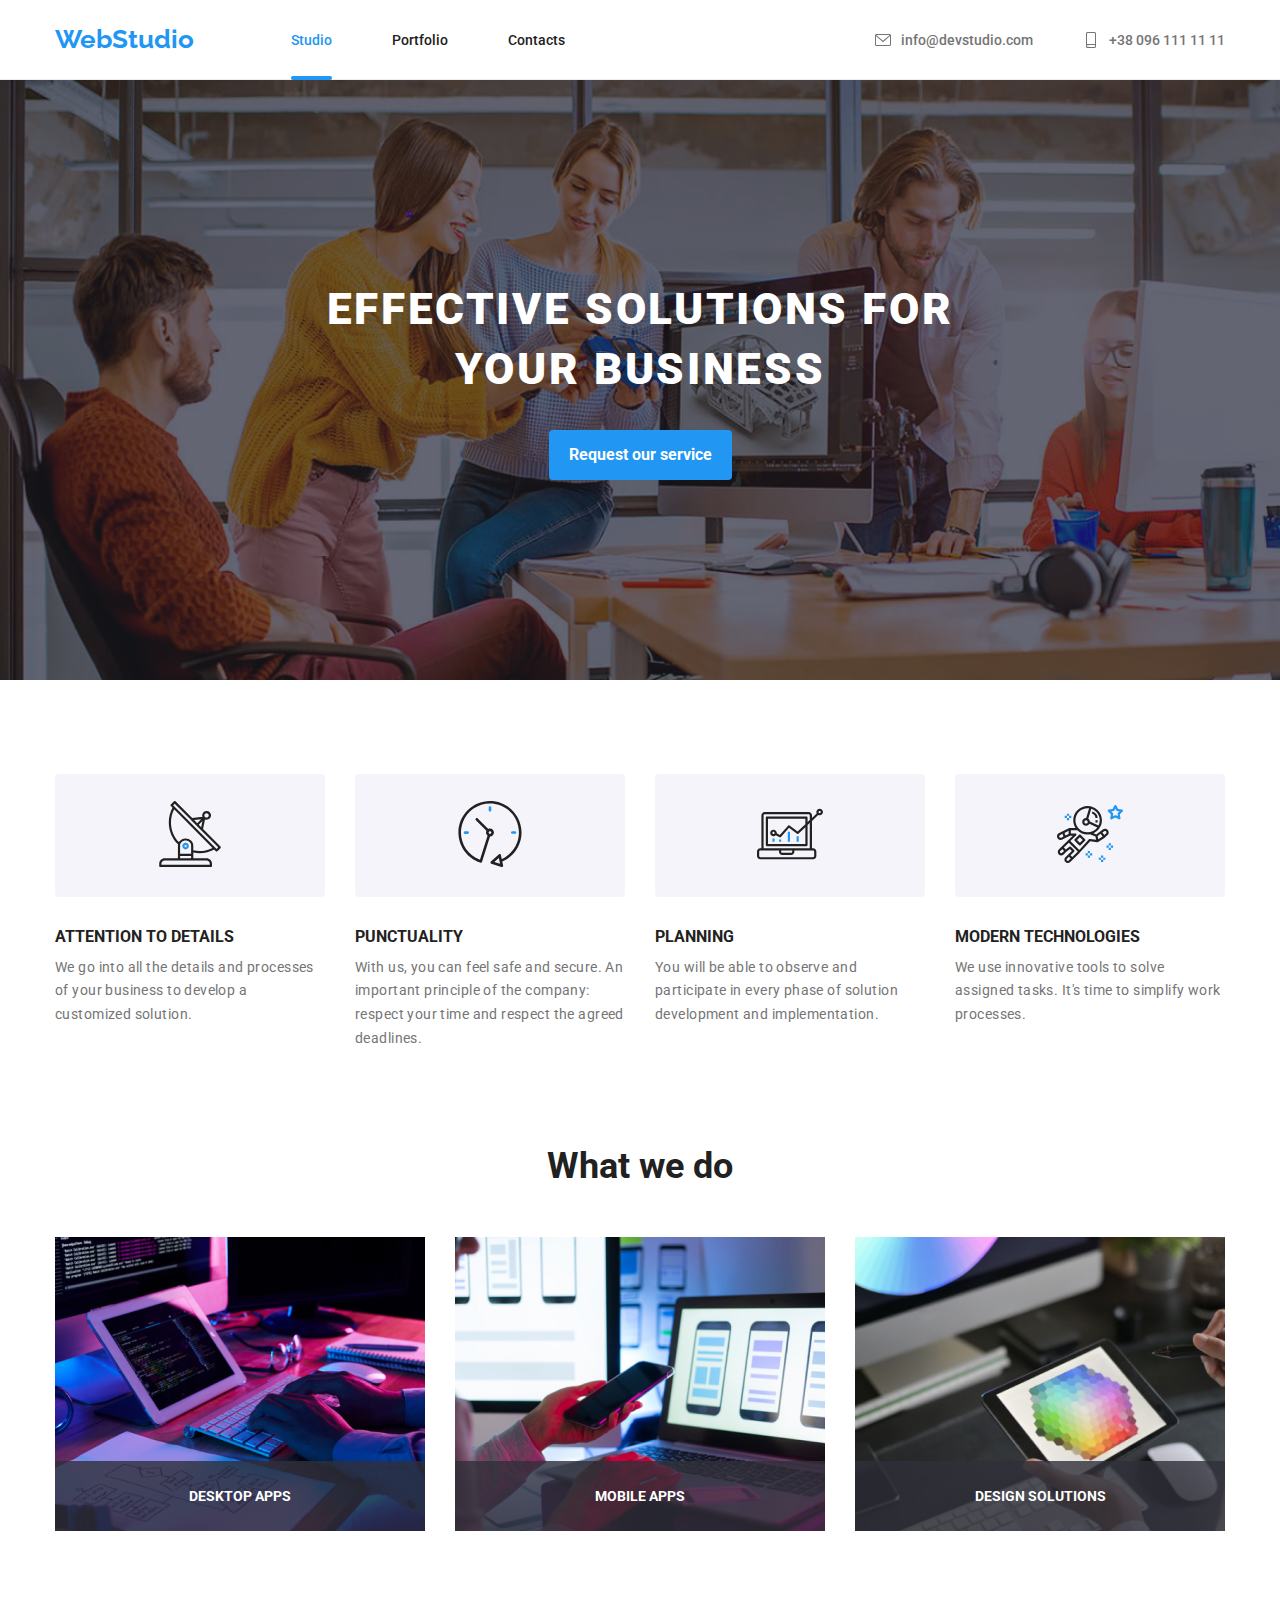
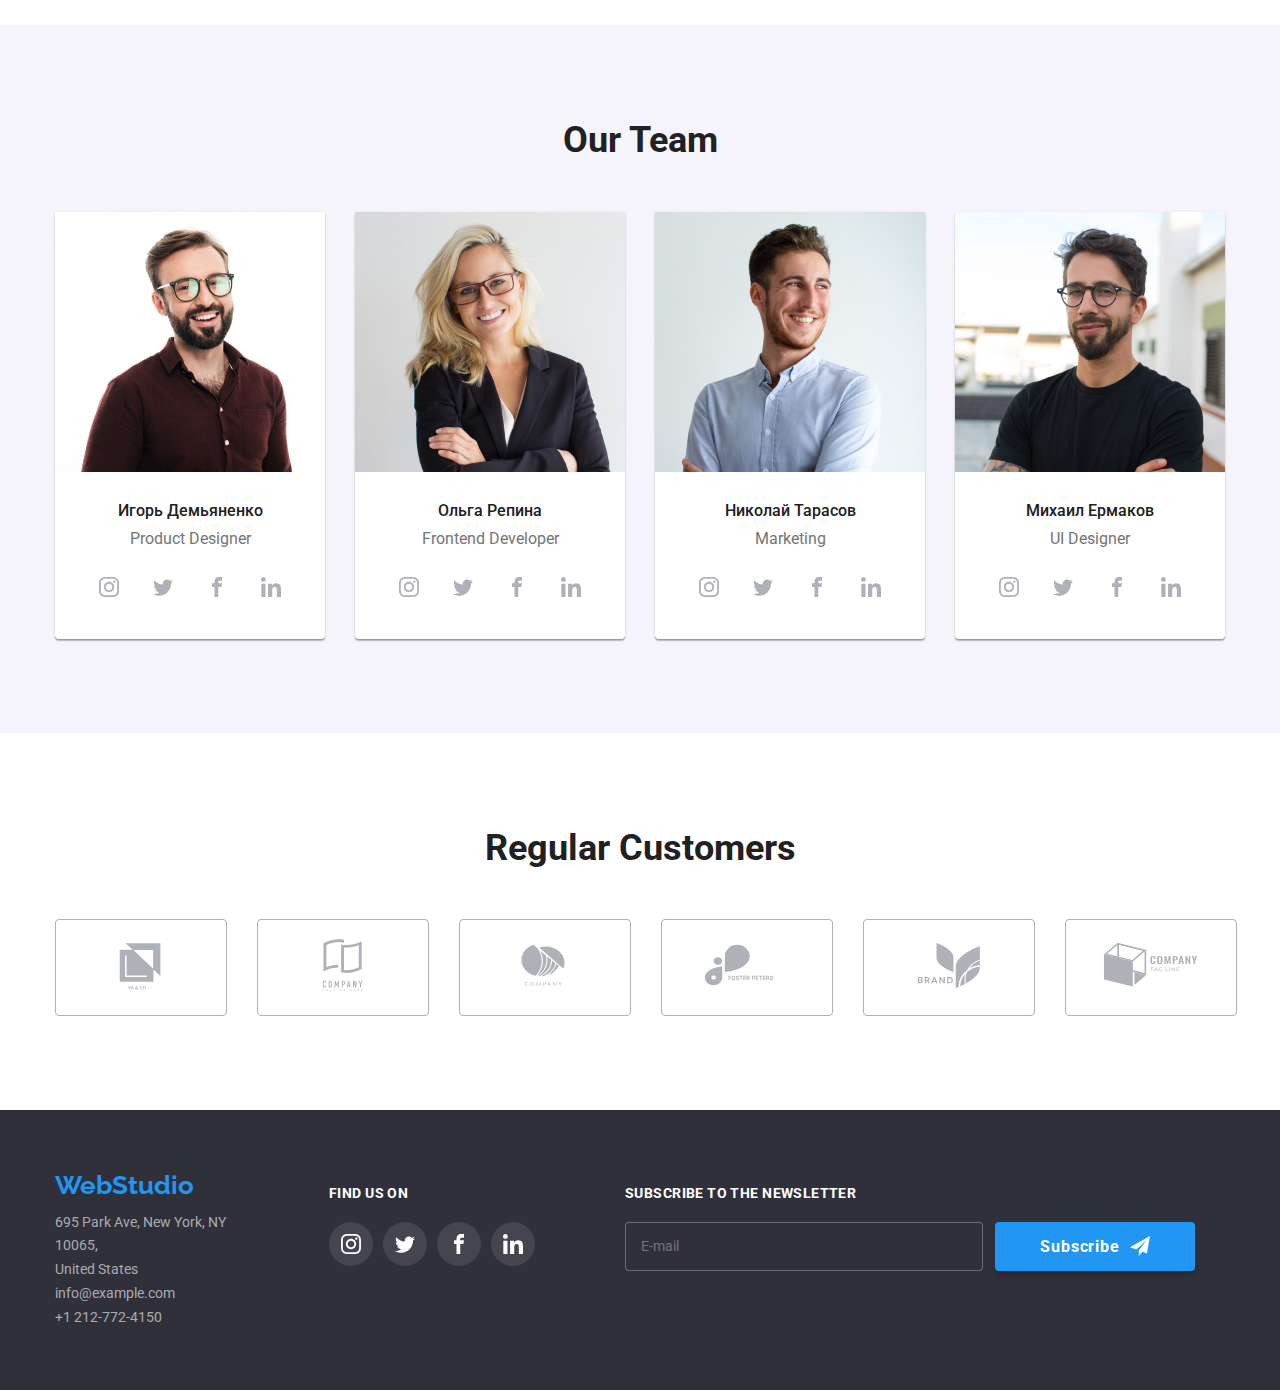
<file: index.html>
<!DOCTYPE html>
<html lang="en">
  <head>
    <meta charset="UTF-8" />
    <title>WebStudio</title>
    <link
      rel="stylesheet"
      href="https://cdnjs.cloudflare.com/ajax/libs/modern-normalize/1.0.0/modern-normalize.min.css"
    />
    <link rel="stylesheet" href="./css/styles.css" />
  </head>

  <body>
    <header class="header">
      <div class="header-div container">
        <nav class="nav">
          <a class="logo logo-header" href="./">WebStudio</a>

          <ul class="nav-bar">
            <li class="nav-bar-item">
              <a class="nav-bar-link current-page" href="./">Studio</a>
            </li>
            <li class="nav-bar-item">
              <a class="nav-bar-link" href="./portfolio.html">Portfolio</a>
            </li>
            <li><a class="nav-bar-link" href="./">Contacts</a></li>
          </ul>
        </nav>

        <ul class="header-email-phone-container">
          <li class="header-email-phone-li">
            <a class="header-email-phone" href="mailto:info@devstudio.com">
              <svg class="header-email-icon" width="16" height="16">
                <use href="./images/icons.svg#envelope"></use>
              </svg>
              info@devstudio.com
            </a>
          </li>
          <li class="header-email-phone-li">
            <a class="header-email-phone" href="tel:+380961111111">
              <svg class="header-email-icon" width="16" height="16px">
                <use href="./images/icons.svg#smartphone"></use>
              </svg>
              +38 096 111 11 11</a
            >
          </li>
        </ul>
      </div>
    </header>

    <main>
      <section class="effective-solutions section">
        <div class="ef-container container">
          <h1 class="effective-solutions-title">
            EFFECTIVE SOLUTIONS FOR<br />YOUR BUSINESS
          </h1>
          <button
            class="effective-solutions-button"
            data-modal-open
            type="button"
          >
            Request our service
          </button>
        </div>
      </section>

      <section class="section">
        <div class="container">
          <ul class="benefits-ul">
            <li class="benefits-text-container">
              <div class="benefits-icon">
                <svg width="66" height="70">
                  <use href="./images/icons.svg#antenna-1"></use>
                </svg>
              </div>
              <h3 class="benefits-title">ATTENTION TO DETAILS</h3>
              <p class="benefits-text">
                We go into all the details and processes of your business to
                develop a customized solution.
              </p>
            </li>

            <li class="benefits-text-container">
              <div class="benefits-icon">
                <svg width="66" height="70">
                  <use href="./images/icons.svg#clock-1"></use>
                </svg>
              </div>
              <h3 class="benefits-title">PUNCTUALITY</h3>
              <p class="benefits-text">
                With us, you can feel safe and secure. An important principle of
                the company: respect your time and respect the agreed deadlines.
              </p>
            </li>

            <li class="benefits-text-container">
              <div class="benefits-icon">
                <svg width="66" height="70">
                  <use href="./images/icons.svg#diagram-1"></use>
                </svg>
              </div>
              <h3 class="benefits-title">PLANNING</h3>
              <p class="benefits-text">
                You will be able to observe and participate in every phase of
                solution development and implementation.
              </p>
            </li>

            <li class="benefits-text-container">
              <div class="benefits-icon">
                <svg width="66" height="70">
                  <use href="./images/icons.svg#astronaut-1"></use>
                </svg>
              </div>
              <h3 class="benefits-title">MODERN TECHNOLOGIES</h3>
              <p class="benefits-text">
                We use innovative tools to solve assigned tasks. It's time to
                simplify work processes.
              </p>
            </li>
          </ul>
        </div>
      </section>

      <section class="section section-no-top">
        <div class="container">
          <h2 class="section-title">What we do</h2>

          <ul class="wwd-ul">
            <li class="wwd-img">
              <img
                src="./images/wwd1.jpg"
                alt="Person programming on a computer."
                width="370"
              />
              <p class="wwd-overlay">DESKTOP APPS</p>
            </li>

            <li class="wwd-img">
              <img
                src="./images/wwd2.jpg"
                alt="Person comparing their phone to a design."
                width="370"
              />
              <p class="wwd-overlay">MOBILE APPS</p>
            </li>

            <li class="wwd-img">
              <img
                src="./images/wwd3.jpg"
                alt="Person selecting a color off a color picker on a tablet."
                width="370"
              />
              <p class="wwd-overlay">DESIGN SOLUTIONS</p>
            </li>
          </ul>
        </div>
      </section>

      <section class="our-team section">
        <div class="container">
          <h2 class="section-title">Our Team</h2>

          <ul class="our-team-ul">
            <li class="our-team-card">
              <img
                src="./images/ot1.jpg"
                alt="first team member."
                width="270"
                class="our-team-img"
              />
              <h3 class="our-team-name">Игорь Демьяненко</h3>
              <p class="our-team-text">Product Designer</p>
              <ul class="our-team-socials">
                <li class="our-team-socials-li">
                  <a class="socials-circle" href="./">
                    <svg class="social-media-icon" width="20" height="20">
                      <use href="./images/icons.svg#instagram"></use>
                    </svg>
                  </a>
                </li>

                <li class="our-team-socials-li">
                  <a class="socials-circle" href="./">
                    <svg class="social-media-icon" width="20" height="20">
                      <use href="./images/icons.svg#twitter"></use>
                    </svg>
                  </a>
                </li>

                <li class="our-team-socials-li">
                  <a class="socials-circle" href="./">
                    <svg class="social-media-icon" width="20" height="20">
                      <use href="./images/icons.svg#facebook"></use>
                    </svg>
                  </a>
                </li>

                <li class="our-team-socials-li">
                  <a class="socials-circle" href="./">
                    <svg class="social-media-icon" width="20" height="20">
                      <use href="./images/icons.svg#linkedin-1"></use>
                    </svg>
                  </a>
                </li>
              </ul>
            </li>

            <li class="our-team-card">
              <img
                src="./images/ot2.jpg"
                alt="second team member."
                width="270"
                class="our-team-img"
              />
              <h3 class="our-team-name">Ольга Репина</h3>
              <p class="our-team-text">Frontend Developer</p>
              <ul class="our-team-socials">
                <li class="our-team-socials-li">
                  <a class="socials-circle" href="./">
                    <svg class="social-media-icon" width="20" height="20">
                      <use href="./images/icons.svg#instagram"></use>
                    </svg>
                  </a>
                </li>

                <li class="our-team-socials-li">
                  <a class="socials-circle" href="./">
                    <svg class="social-media-icon" width="20" height="20">
                      <use href="./images/icons.svg#twitter"></use>
                    </svg>
                  </a>
                </li>

                <li class="our-team-socials-li">
                  <a class="socials-circle" href="./">
                    <svg class="social-media-icon" width="20" height="20">
                      <use href="./images/icons.svg#facebook"></use>
                    </svg>
                  </a>
                </li>

                <li class="our-team-socials-li">
                  <a class="socials-circle" href="./">
                    <svg class="social-media-icon" width="20" height="20">
                      <use href="./images/icons.svg#linkedin-1"></use>
                    </svg>
                  </a>
                </li>
              </ul>
            </li>

            <li class="our-team-card">
              <img
                src="./images/ot3.jpg"
                alt="third team member."
                width="270"
                class="our-team-img"
              />
              <h3 class="our-team-name">Николай Тарасов</h3>
              <p class="our-team-text">Marketing</p>
              <ul class="our-team-socials">
                <li class="our-team-socials-li">
                  <a class="socials-circle" href="./">
                    <svg class="social-media-icon" width="20" height="20">
                      <use href="./images/icons.svg#instagram"></use>
                    </svg>
                  </a>
                </li>

                <li class="our-team-socials-li">
                  <a class="socials-circle" href="./">
                    <svg class="social-media-icon" width="20" height="20">
                      <use href="./images/icons.svg#twitter"></use>
                    </svg>
                  </a>
                </li>

                <li class="our-team-socials-li">
                  <a class="socials-circle" href="./">
                    <svg class="social-media-icon" width="20" height="20">
                      <use href="./images/icons.svg#facebook"></use>
                    </svg>
                  </a>
                </li>

                <li class="our-team-socials-li">
                  <a class="socials-circle" href="./">
                    <svg class="social-media-icon" width="20" height="20">
                      <use href="./images/icons.svg#linkedin-1"></use>
                    </svg>
                  </a>
                </li>
              </ul>
            </li>

            <li class="our-team-card">
              <img
                src="./images/ot4.jpg"
                alt="fourth team member."
                width="270"
                class="our-team-img"
              />
              <h3 class="our-team-name">Михаил Ермаков</h3>
              <p class="our-team-text">UI Designer</p>
              <ul class="our-team-socials">
                <li class="our-team-socials-li">
                  <a class="socials-circle" href="./">
                    <svg class="social-media-icon" width="20" height="20">
                      <use href="./images/icons.svg#instagram"></use>
                    </svg>
                  </a>
                </li>

                <li class="our-team-socials-li">
                  <a class="socials-circle" href="./">
                    <svg class="social-media-icon" width="20" height="20">
                      <use href="./images/icons.svg#twitter"></use>
                    </svg>
                  </a>
                </li>

                <li class="our-team-socials-li">
                  <a class="socials-circle" href="./">
                    <svg class="social-media-icon" width="20" height="20">
                      <use href="./images/icons.svg#facebook"></use>
                    </svg>
                  </a>
                </li>

                <li class="our-team-socials-li">
                  <a class="socials-circle" href="./">
                    <svg class="social-media-icon" width="20" height="20">
                      <use href="./images/icons.svg#linkedin-1"></use>
                    </svg>
                  </a>
                </li>
              </ul>
            </li>
          </ul>
        </div>
      </section>

      <section class="section">
        <div class="container">
          <h2 class="section-title">Regular Customers</h2>
          <ul class="customer-container">
            <li class="customer-li">
              <a class="customer-card" href="./">
                <svg class="customer-icon" width="106" height="60">
                  <use href="./images/icons.svg#Logo-6"></use>
                </svg>
              </a>
            </li>

            <li class="customer-li">
              <a class="customer-card" href="./">
                <svg class="customer-icon" width="106" height="60">
                  <use href="./images/icons.svg#Logo-4"></use>
                </svg>
              </a>
            </li>

            <li class="customer-li">
              <a class="customer-card" href="./">
                <svg class="customer-icon" width="106" height="60">
                  <use href="./images/icons.svg#Logo-5"></use>
                </svg>
              </a>
            </li>

            <li class="customer-li">
              <a class="customer-card" href="./">
                <svg class="customer-icon" width="106" height="60">
                  <use href="./images/icons.svg#Logo-2"></use>
                </svg>
              </a>
            </li>

            <li class="customer-li">
              <a class="customer-card" href="./">
                <svg class="customer-icon" width="106" height="60">
                  <use href="./images/icons.svg#Logo"></use>
                </svg>
              </a>
            </li>

            <li class="customer-li">
              <a class="customer-card" href="./">
                <svg class="customer-icon" width="106" height="60">
                  <use href="./images/icons.svg#Logo-1"></use>
                </svg>
              </a>
            </li>
          </ul>
        </div>
      </section>
    </main>

    <footer class="footer">
      <div class="container">
        <ul class="footer-items-ul">
          <li class="footer-items-li">
            <a class="logo logo-footer" href="./">WebStudio</a>

            <address>
              <ul>
                <li>
                  <a
                    class="footer-contacts"
                    href="https://goo.gl/maps/smsQrmh2rJPcmCsN7"
                    target="_blank"
                    rel="noreferrer noopener"
                  >
                    695 Park Ave, New York, NY 10065, <br />
                    United States
                  </a>
                </li>

                <li>
                  <a class="footer-contacts" href="mailto:info@example.com"
                    >info@example.com</a
                  >
                </li>

                <li>
                  <a class="footer-contacts" href="tel:+1212-772-4150"
                    >+1 212-772-4150</a
                  >
                </li>
              </ul>
            </address>
          </li>

          <li class="footer-items-li">
            <p class="find-us-text">Find us on</p>

            <ul class="our-team-socials">
              <li class="our-team-socials-li">
                <a class="socials-circle" href="./">
                  <svg class="social-media-icon" width="20" height="20">
                    <use href="./images/icons.svg#instagram"></use>
                  </svg>
                </a>
              </li>

              <li class="our-team-socials-li">
                <a class="socials-circle" href="./">
                  <svg class="social-media-icon" width="20" height="20">
                    <use href="./images/icons.svg#twitter"></use>
                  </svg>
                </a>
              </li>

              <li class="our-team-socials-li">
                <a class="socials-circle" href="./">
                  <svg class="social-media-icon" width="20" height="20">
                    <use href="./images/icons.svg#facebook"></use>
                  </svg>
                </a>
              </li>

              <li class="our-team-socials-li">
                <a class="socials-circle" href="./">
                  <svg class="social-media-icon" width="20" height="20">
                    <use href="./images/icons.svg#linkedin-1"></use>
                  </svg>
                </a>
              </li>
            </ul>
          </li>

          <li class="footer-items-li">
            <form>
              <p class="find-us-text sub-label" for="sub-input">Subscribe to the newsletter</p>

              <div class="sub-bottom-row" role="group">
                <input class="sub-input" type="email" name="email" id="sub-input" placeholder="E-mail"/>
                <button class="sub-button" type="submit">
                  Subscribe
                  <svg class="sub-icon" width="20" height="20">
                    <use href="./images/icons.svg#send"></use>
                  </svg>
                </button>
              </div>

            </form>
          </li>
        </ul>
      </div>
    </footer>

    <div class="backdrop is-hidden" data-modal>
      <div class="modal">
        <button class="modal-button" data-modal-close>
          <svg width="18px" height="18px">
            <use href="./images/icons.svg#close"></use>
          </svg>
        </button>

        <form class="service-form">
          <h3 class="service-form-header">Leave your information and we'll call you back</h3>

          <label class="service-form-label">
            <span class="service-form-span">Name</span>
            <input class="service-form-input" type="text" name="name"/>
            <svg class="service-form-icon" width="18px" height="18px">
              <use href="./images/icons.svg#person"></use>
            </svg>
          </label>

          <label class="service-form-label">
            <span class="service-form-span">Telephone</span>
            <input class="service-form-input" type="tel" name="phone-number"/>
            <svg class="service-form-icon" width="18px" height="18px">
              <use href="./images/icons.svg#phone"></use>
            </svg>
          </label>

          <label class="service-form-label">
            <span class="service-form-span">Email</span>
            <input  class="service-form-input" type="email" name="email"/>
            <svg class="service-form-icon" width="18px" height="18px">
              <use href="./images/icons.svg#email"></use>
            </svg>
          </label>

          <label class="service-form-label label-textarea">
            <span class="service-form-span">Comments</span>
            <textarea class="service-form-textarea" name="comments" rows="8" placeholder="Enter the text"></textarea>
          </label>

          <div role="group" class="check-group">
            <label class="service-form-label checkbox-label">

              <input class="service-form-checkbox" type="checkbox"/>
              <svg class="check-icon" width="16" height="16">
                <use href="./images/icons.svg#checkbox"></use>
              </svg>

              I agree with the newsletter and accept the Terms and Conditions
            </label>
          </div>
          <button class="service-form-button" type="submit">Submit</button>
        </form>
      </div>
    </div>

    <script src="./js/modal.js"></script>
  </body>
</html>
</file>
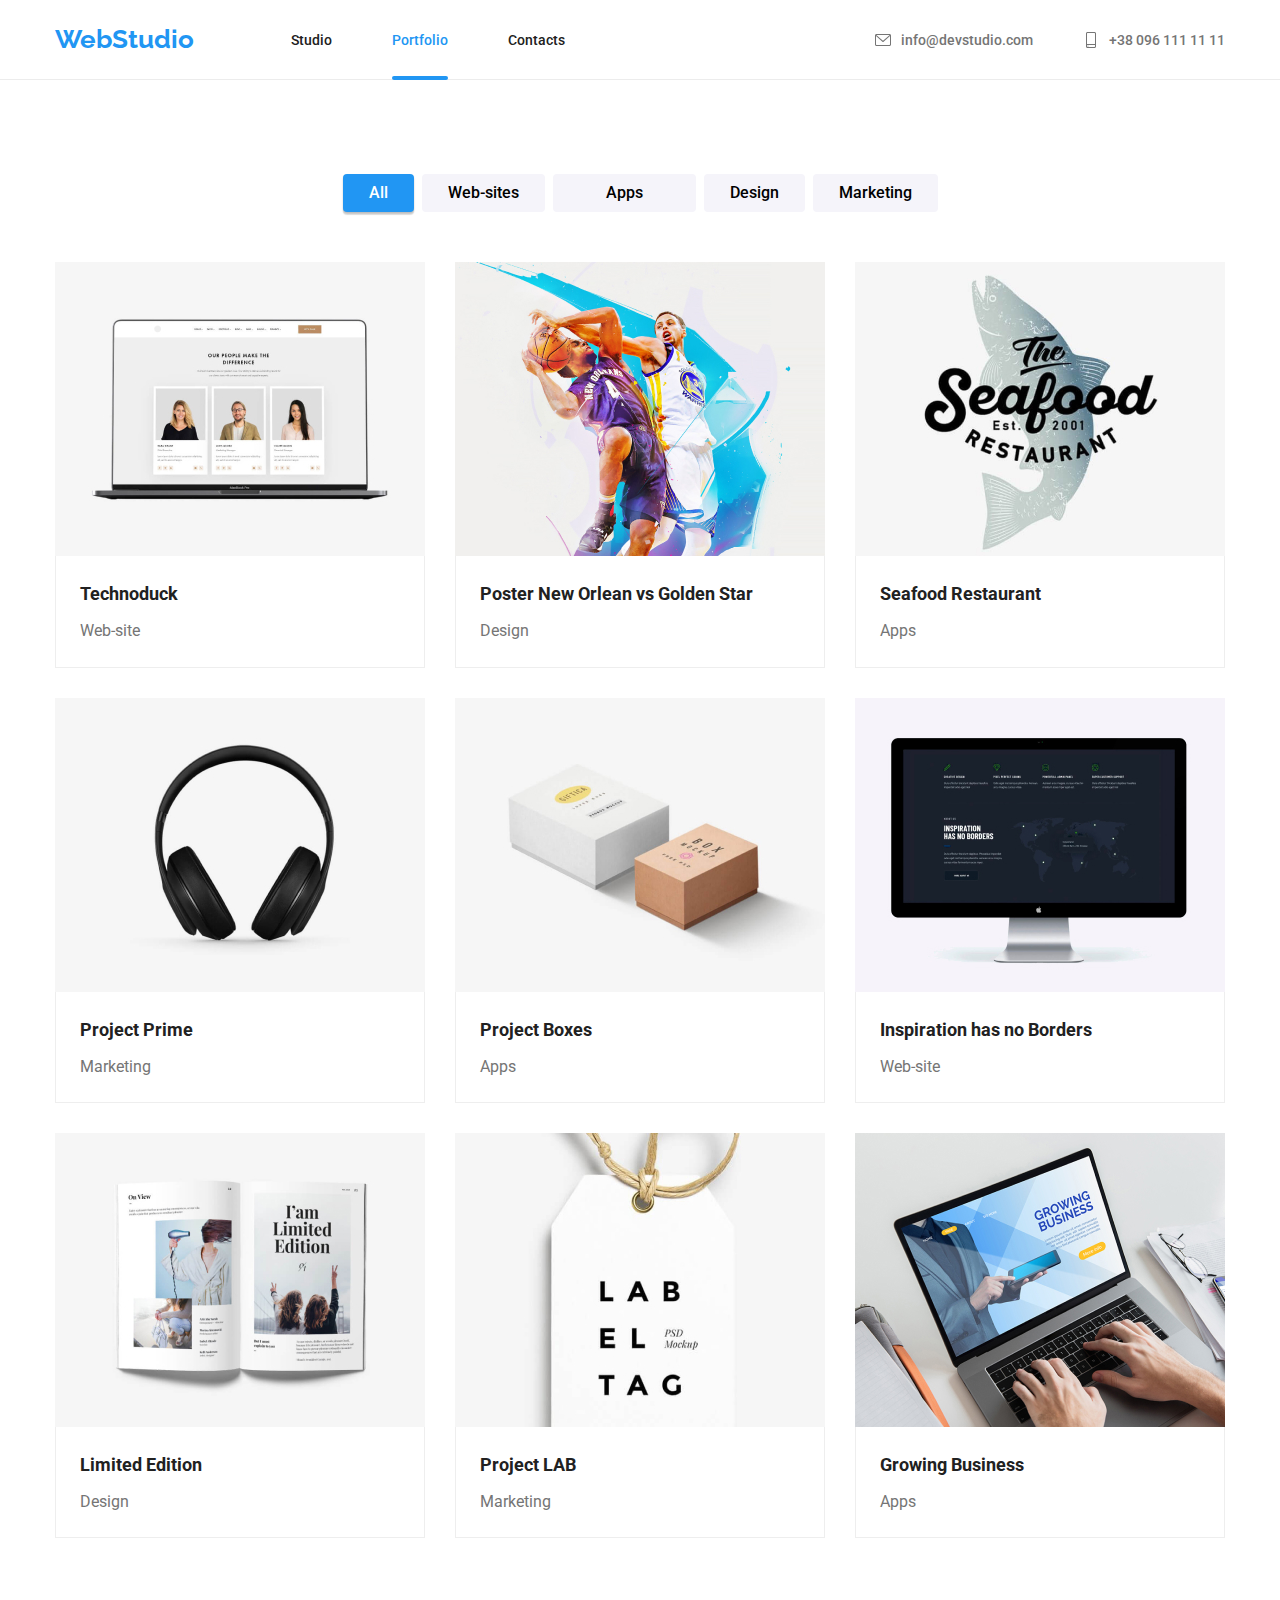
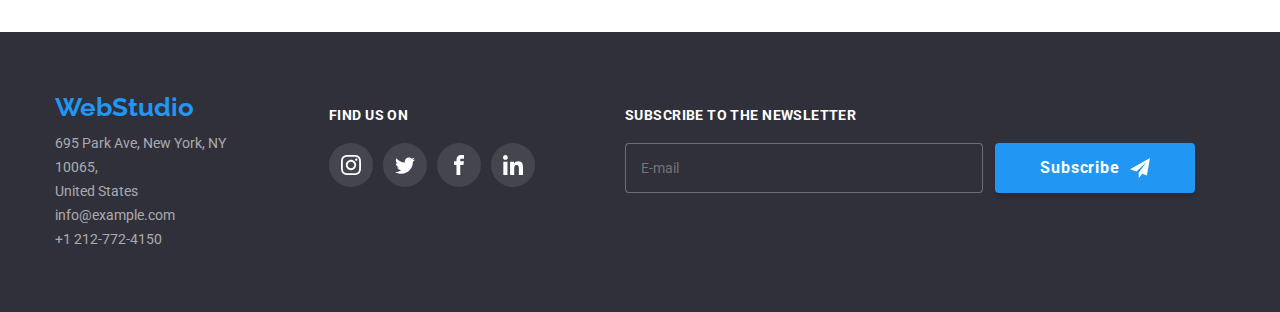
<file: portfolio.html>
<!DOCTYPE html>
<html lang="en">
  <head>
    <meta charset="UTF-8" />
    <title>WebStudio</title>
    <link
      rel="stylesheet"
      href="https://cdnjs.cloudflare.com/ajax/libs/modern-normalize/1.0.0/modern-normalize.min.css"
    />
    <link rel="stylesheet" href="./css/styles.css" />
  </head>

  <body>
    <header class="header">
      <div class="header-div container">
        <nav class="nav">
          <a class="logo logo-header" href="./">WebStudio</a>

          <ul class="nav-bar">
            <li class="nav-bar-item">
              <a class="nav-bar-link" href="./">Studio</a>
            </li>
            <li class="nav-bar-item">
              <a class="nav-bar-link current-page" href="./portfolio.html"
                >Portfolio</a
              >
            </li>
            <li><a class="nav-bar-link" href="./">Contacts</a></li>
          </ul>
        </nav>

        <ul class="header-email-phone-container">
          <li class="header-email-phone-li">
            <a class="header-email-phone" href="mailto:info@devstudio.com">
              <svg class="header-email-icon" width="16" height="16">
                <use href="./images/icons.svg#envelope"></use>
              </svg>
              info@devstudio.com
            </a>
          </li>
          <li class="header-email-phone-li">
            <a class="header-email-phone" href="tel:+380961111111">
              <svg class="header-email-icon" width="16" height="16px">
                <use href="./images/icons.svg#smartphone"></use>
              </svg>
              +38 096 111 11 11</a
            >
          </li>
        </ul>
      </div>
    </header>

    <main>
      <section class="section">
        <div class="container">
          <ul class="filter-ul">
            <li class="product-button-container">
              <button class="product-buttons current-button" type="button">
                All
              </button>
            </li>
            <li class="product-button-container">
              <button class="product-buttons" type="button">Web-sites</button>
            </li>
            <li class="product-button-container">
              <button
                class="product-buttons product-buttons-middle"
                type="button"
              >
                Apps
              </button>
            </li>
            <li class="product-button-container">
              <button class="product-buttons" type="button">Design</button>
            </li>
            <li class="product-button-container">
              <button class="product-buttons" type="button">Marketing</button>
            </li>
          </ul>

          <ul class="product-card-ul">
            <li class="product-card">
              <a class="product-card-link" href="./portfolio.html">
                <div class="product-card-image-container">
                  <img
                    src="./images/pp1.jpg"
                    alt="Laptop with a website on screen."
                    width="370"
                  />

                  <div class="product-card-overlay">
                    <p class="product-card-overlay-text">
                      Technoduck is a state-of-the-art coronavirus distribution
                      platform. Companies use this platform for digital
                      espionage and attacks on competitors' secure servers.
                    </p>
                  </div>
                </div>

                <div class="product-description-container">
                  <h3 class="products-title">Technoduck</h3>
                  <p class="products-text">Web-site</p>
                </div>
              </a>
            </li>

            <li class="product-card">
              <a class="product-card-link" href="./portfolio.html">
                <div class="product-card-image-container">
                  <img
                    src="./images/pp2.jpg"
                    alt="Basketball poster."
                    width="370"
                  />

                  <div class="product-card-overlay">
                    <p class="product-card-overlay-text">
                      Technoduck is a state-of-the-art coronavirus distribution
                      platform. Companies use this platform for digital
                      espionage and attacks on competitors' secure servers.
                    </p>
                  </div>
                </div>

                <div class="product-description-container">
                  <h3 class="products-title">
                    Poster New Orlean vs Golden Star
                  </h3>
                  <p class="products-text">Design</p>
                </div>
              </a>
            </li>

            <li class="product-card">
              <a class="product-card-link" href="./portfolio.html">
                <div class="product-card-image-container">
                  <img
                    src="./images/pp3.jpg"
                    alt="Seafood restaurant logo."
                    width="370"
                  />

                  <div class="product-card-overlay">
                    <p class="product-card-overlay-text">
                      Technoduck is a state-of-the-art coronavirus distribution
                      platform. Companies use this platform for digital
                      espionage and attacks on competitors' secure servers.
                    </p>
                  </div>
                </div>

                <div class="product-description-container">
                  <h3 class="products-title">Seafood Restaurant</h3>
                  <p class="products-text">Apps</p>
                </div>
              </a>
            </li>

            <li class="product-card">
              <a class="product-card-link" href="./portfolio.html">
                <div class="product-card-image-container">
                  <img src="./images/pp4.jpg" alt="Headphones." width="370" />

                  <div class="product-card-overlay">
                    <p class="product-card-overlay-text">
                      Technoduck is a state-of-the-art coronavirus distribution
                      platform. Companies use this platform for digital
                      espionage and attacks on competitors' secure servers.
                    </p>
                  </div>
                </div>
                <div class="product-description-container">
                  <h3 class="products-title">Project Prime</h3>
                  <p class="products-text">Marketing</p>
                </div>
              </a>
            </li>

            <li class="product-card">
              <a class="product-card-link" href="./portfolio.html">
                <div class="product-card-image-container">
                  <img src="./images/pp5.jpg" alt="Two boxes." width="370" />

                  <div class="product-card-overlay">
                    <p class="product-card-overlay-text">
                      Technoduck is a state-of-the-art coronavirus distribution
                      platform. Companies use this platform for digital
                      espionage and attacks on competitors' secure servers.
                    </p>
                  </div>
                </div>

                <div class="product-description-container">
                  <h3 class="products-title">Project Boxes</h3>
                  <p class="products-text">Apps</p>
                </div>
              </a>
            </li>

            <li class="product-card">
              <a class="product-card-link" href="./portfolio.html">
                <div class="product-card-image-container">
                  <img
                    src="./images/pp6.jpg"
                    alt="Computer monitor with website on screen."
                    width="370"
                  />

                  <div class="product-card-overlay">
                    <p class="product-card-overlay-text">
                      Technoduck is a state-of-the-art coronavirus distribution
                      platform. Companies use this platform for digital
                      espionage and attacks on competitors' secure servers.
                    </p>
                  </div>
                </div>

                <div class="product-description-container">
                  <h3 class="products-title">Inspiration has no Borders</h3>
                  <p class="products-text">Web-site</p>
                </div>
              </a>
            </li>

            <li class="product-card">
              <a class="product-card-link" href="./portfolio.html">
                <div class="product-card-image-container">
                  <img src="./images/pp7.jpg" alt="Open book." width="370" />

                  <div class="product-card-overlay">
                    <p class="product-card-overlay-text">
                      Technoduck is a state-of-the-art coronavirus distribution
                      platform. Companies use this platform for digital
                      espionage and attacks on competitors' secure servers.
                    </p>
                  </div>
                </div>
                <div class="product-description-container">
                  <h3 class="products-title">Limited Edition</h3>
                  <p class="products-text">Design</p>
                </div>
              </a>
            </li>

            <li class="product-card">
              <a class="product-card-link" href="./portfolio.html">
                <div class="product-card-image-container">
                  <img src="./images/pp8.jpg" alt="Sale tag." width="370" />

                  <div class="product-card-overlay">
                    <p class="product-card-overlay-text">
                      Technoduck is a state-of-the-art coronavirus distribution
                      platform. Companies use this platform for digital
                      espionage and attacks on competitors' secure servers.
                    </p>
                  </div>
                </div>

                <div class="product-description-container">
                  <h3 class="products-title">Project LAB</h3>
                  <p class="products-text">Marketing</p>
                </div>
              </a>
            </li>

            <li class="product-card">
              <a class="product-card-link" href="./portfolio.html">
                <div class="product-card-image-container">
                  <img
                    src="./images/pp9.jpg"
                    alt="Person typing on laptop."
                    width="370"
                  />

                  <div class="product-card-overlay">
                    <p class="product-card-overlay-text">
                      Technoduck is a state-of-the-art coronavirus distribution
                      platform. Companies use this platform for digital
                      espionage and attacks on competitors' secure servers.
                    </p>
                  </div>
                </div>

                <div class="product-description-container">
                  <h3 class="products-title">Growing Business</h3>
                  <p class="products-text">Apps</p>
                </div>
              </a>
            </li>
          </ul>
        </div>
      </section>
    </main>

    <footer class="footer">
      <div class="container">
        <ul class="footer-items-ul">
          <li class="footer-items-li">
            <a class="logo logo-footer" href="./">WebStudio</a>

            <address>
              <ul>
                <li>
                  <a
                    class="footer-contacts"
                    href="https://goo.gl/maps/smsQrmh2rJPcmCsN7"
                    target="_blank"
                    rel="noreferrer noopener"
                  >
                    695 Park Ave, New York, NY 10065, <br />
                    United States
                  </a>
                </li>

                <li>
                  <a class="footer-contacts" href="mailto:info@example.com"
                    >info@example.com</a
                  >
                </li>

                <li>
                  <a class="footer-contacts" href="tel:+1212-772-4150"
                    >+1 212-772-4150</a
                  >
                </li>
              </ul>
            </address>
          </li>

          <li class="footer-items-li">
            <p class="find-us-text">Find us on</p>

            <ul class="our-team-socials">
              <li class="our-team-socials-li">
                <a class="socials-circle" href="./">
                  <svg class="social-media-icon" width="20" height="20">
                    <use href="./images/icons.svg#instagram"></use>
                  </svg>
                </a>
              </li>

              <li class="our-team-socials-li">
                <a class="socials-circle" href="./">
                  <svg class="social-media-icon" width="20" height="20">
                    <use href="./images/icons.svg#twitter"></use>
                  </svg>
                </a>
              </li>

              <li class="our-team-socials-li">
                <a class="socials-circle" href="./">
                  <svg class="social-media-icon" width="20" height="20">
                    <use href="./images/icons.svg#facebook"></use>
                  </svg>
                </a>
              </li>

              <li class="our-team-socials-li">
                <a class="socials-circle" href="./">
                  <svg class="social-media-icon" width="20" height="20">
                    <use href="./images/icons.svg#linkedin-1"></use>
                  </svg>
                </a>
              </li>
            </ul>
          </li>

          <li class="footer-items-li">
            <form>
              <p class="find-us-text sub-label" for="sub-input">Subscribe to the newsletter</p>

              <div class="sub-bottom-row" role="group">
                <input class="sub-input" type="email" name="email" id="sub-input" placeholder="E-mail"/>
                <button class="sub-button" type="submit">
                  Subscribe
                  <svg class="sub-icon" width="20" height="20">
                    <use href="./images/icons.svg#send"></use>
                  </svg>
                </button>
              </div>

            </form>
          </li>
        </ul>
      </div>
    </footer>
  </body>
</html>
</file>
<file: css/styles.css>
@import url("https://fonts.googleapis.com/css2?family=Raleway:wght@700&family=Roboto:wght@400;500;700;900&display=swap");

:root {
  --text-color: #212121;
  --text-color-accent: #2196f3;
  --text-light-grey: #757575;
  --effective-solutions-background: #2f303a;
  --our-team-background: #f5f4fa;
  --what-we-do-background: #e5e5e5;
  --button-dark-blue: #188ce8;
  --white: #ffffff;
  --product-buttons-grey: #f5f4fa;
  --header-border-color: #ececec;
  --product-card-border: #eeeeee;
  --social-icon-fill: #afb1b8;
  --backdrop: rgba(0, 0, 0, 0.2);
  --input-border-color: rgba(33,33,33,0.2);
}

/* default styles for css */
h1,
h2,
h3,
h4,
h5,
h6,
p {
  margin: 0;
}

html {
  box-sizing: border-box;
}

*,
*::after,
*::before {
  box-sizing: inherit;
}

img {
  display: block;
  max-width: 100%;
  height: auto;
}

address {
  font-style: normal;
}

body a,
link {
  text-decoration: none;
  color: inherit;
}

body ul,
.list {
  list-style: none;
  padding: 0;
  margin: 0;
}

/* end of default styles */

body {
  font-family: "Roboto", sans-serif;
  font-size: 14px;
  color: var(--text-color);
}

.container {
  width: 1200px;
  margin-right: auto;
  margin-left: auto;
  padding: 0 15px;
}

.section {
  padding: 94px 0px;
}

.header {
  border-bottom: 1px solid var(--header-border-color);
}

.header-div {
  display: flex;
  align-items: center;
  justify-content: space-between;
}

.nav-bar {
  display: flex;
}

.nav-bar-item:not(:last-child) {
  margin-right: 60px;
}

.logo {
  font-family: "Raleway", sans-serif;
  font-weight: 700;
  font-size: 26px;
  line-height: 1.17;
  color: var(--text-color-accent);
}

.logo-header {
  margin-right: 97px;
}

.nav-bar-link {
  font-weight: 500;
  line-height: 1.17;
  padding: 32px 0px 31px 0px;
  display: block;
  transition: color 250ms cubic-bezier(0.4, 0, 0.2, 1);
  position: relative;
}

.nav {
  display: flex;
  align-items: center;
}

.nav-bar-link:hover,
.nav-bar-link:focus {
  color: var(--text-color-accent);
  outline: none;
}

.header-email-phone {
  font-weight: 500;
  line-height: 1.17;
  color: var(--text-light-grey);
  padding: 32px 0px 31px 0px;
  display: flex;
  transition: color 250ms cubic-bezier(0.4, 0, 0.2, 1);
}

.header-email-phone:hover,
.header-email-phone:focus {
  color: var(--text-color-accent);
  outline: none;
}

.header-email-phone-container {
  display: flex;
}

.header-email-phone-li:not(:last-child) {
  margin-right: 50px;
}

.effective-solutions {
  background-color: var(--effective-solutions-background);
  background-image: linear-gradient(
      to right,
      rgba(47, 48, 58, 0.4),
      rgba(47, 48, 58, 0.4)
    ),
    url("../images/EF\ BG.jpg");
  background-size: cover;
  padding: 200px 0px;
}

.effective-solutions-title {
  color: var(--white);
  font-weight: 900;
  font-size: 44px;
  line-height: 1.36;
  margin-bottom: 30px;
  letter-spacing: 0.06em;
}

.effective-solutions-button {
  background-color: var(--text-color-accent);
  color: var(--white);
  font-weight: 700;
  font-size: 16px;
  line-height: 1.86;
  cursor: pointer;
  font-family: "Roboto", sans-serif;
  border: none;
  border-radius: 4px;
  padding: 10px 20px;
  transition: background-color 250ms cubic-bezier(0.4, 0, 0.2, 1);
}

.effective-solutions button:hover,
.effective-solutions button:focus {
  background-color: var(--button-dark-blue);
}

.ef-container {
  text-align: center;
}

.benefits-title {
  font-weight: 700;
  line-height: 1.17;
  margin-bottom: 9.5px;
}

.benefits-text {
  color: var(--text-light-grey);
  line-height: 1.71;
  letter-spacing: 0.03em;
}

.benefits-ul {
  display: flex;
  justify-content: center;
}

.benefits-text-container {
  flex-basis: 270px;
}

.benefits-text-container:not(:last-child) {
  margin-right: 30px;
}

.section-title {
  font-weight: 700;
  font-size: 36px;
  line-height: 1.17;
  text-align: center;
  margin-bottom: 50px;
}

.wwd-img:not(:last-child) {
  margin-right: 30px;
}

.wwd-ul {
  display: flex;
}

.section-no-top {
  padding-top: 0px;
}

.our-team {
  background-color: var(--our-team-background);
}

.our-team-name {
  font-weight: 500;
  font-size: 16px;
  line-height: 1.17;
  text-align: center;
  margin-bottom: 10px;
}

.our-team-text {
  color: var(--text-light-grey);
  font-size: 16px;
  line-height: 1.17;
  text-align: center;
  margin-bottom: 16px;
}

.our-team-img {
  margin-bottom: 30px;
}

.our-team-card {
  background-color: var(--white);
  border-radius: 0px 0px 4px 4px;
  box-shadow: 0px 1px 3px rgba(0, 0, 0, 0.12), 0px 1px 1px rgba(0, 0, 0, 0.14),
    0px 2px 1px rgba(0, 0, 0, 0.2);
  display: flex;
  flex-direction: column;
  padding-bottom: 30px;
}

.our-team-card:not(:last-child) {
  margin-right: 30px;
}

.our-team-ul {
  display: flex;
}

.footer {
  background-color: var(--effective-solutions-background);
  padding: 60px 0px;
}

.footer-contacts {
  color: rgba(255, 255, 255, 0.6);
  line-height: 1.71;
  transition: color 250ms cubic-bezier(0.4, 0, 0.2, 1);
}

.footer-contacts:hover,
.footer-contacts:focus {
  color: var(--white);
}

.filter-ul {
  display: flex;
  margin-bottom: 50px;
  justify-content: center;
}

.logo-footer {
  margin-bottom: 10px;
  display: block;
}

.product-buttons {
  background-color: var(--product-buttons-grey);
  font-weight: 500;
  font-size: 16px;
  line-height: 1.63;
  text-align: center;
  cursor: pointer;
  border: none;
  border-radius: 4px;
  padding: 6px 26px;
  transition: color 250ms cubic-bezier(0.4, 0, 0.2, 1),
    box-shadow 250ms cubic-bezier(0.4, 0, 0.2, 1),
    background-color 250ms cubic-bezier(0.4, 0, 0.2, 1);
}

.product-buttons-middle {
  padding: 6px 53px;
}

.current-button,
.product-buttons:hover,
.product-buttons:focus {
  background-color: var(--text-color-accent);
  color: var(--white);
  box-shadow: 0px 3px 1px rgba(0, 0, 0, 0.1), 0px 1px 2px rgba(0, 0, 0, 0.08),
    0px 2px 2px rgba(0, 0, 0, 0.12);
  outline: none;
}

.product-button-container:not(:last-child) {
  margin-right: 8px;
}

.products-title {
  color: var(--text-color);
  font-weight: 700;
  font-size: 18px;
  line-height: 2;
  margin-bottom: 4px;
}

.products-text {
  color: var(--text-light-grey);
  font-size: 16px;
  line-height: 1.88;
}

.current-page {
  color: var(--text-color-accent);
}

.current-page::after {
  content: "";
  display: block;
  width: 100%;
  height: 4px;
  background-color: var(--text-color-accent);
  border-radius: 2px;
  position: absolute;
  bottom: -1px;
}

.product-description-container {
  padding: 20px 24px;
  border: 1px solid var(--product-card-border);
  border-top: 0px;
}

.product-card-ul {
  display: flex;
  flex-wrap: wrap;
  margin-top: -30px;
  margin-left: -30px;
}

.product-card {
  margin-top: 30px;
  margin-left: 30px;
}

.product-card-link {
  display: block;
  transition: box-shadow 250ms cubic-bezier(0.4, 0, 0.2, 1);
}

.product-card-link:hover,
.product-card-link:focus {
  box-shadow: 0px 1px 1px rgba(0, 0, 0, 0.12), 0px 4px 4px rgba(0, 0, 0, 0.06),
    1px 4px 6px rgba(0, 0, 0, 0.16);
  outline: none;
}

.header-email-icon {
  fill: var(--text-light-grey);
  margin-right: 10px;
}

.header-email-phone:hover .header-email-icon,
.header-email-phone:focus .header-email-icon {
  fill: var(--text-color-accent);
}

.benefits-icon {
  background-color: var(--our-team-background);
  border-radius: 4px;
  padding: 25px 102px;
  margin-bottom: 30px;
}

.social-media-icon {
  fill: currentColor;
}

.socials-circle {
  width: 44px;
  height: 44px;
  border-radius: 100%;
  padding: 12px;
  display: block;
  color: var(--social-icon-fill);
  transition: background-color 250ms cubic-bezier(0.4, 0, 0.2, 1),
    color 250ms cubic-bezier(0.4, 0, 0.2, 1);
}

.socials-circle:hover,
.socials-circle:focus {
  background-color: var(--text-color-accent);
  color: var(--white);
  outline: none;
}

.our-team-socials-li:not(:last-child) {
  margin-right: 10px;
}

.our-team-socials {
  display: flex;
  align-self: center;
}

.customer-card {
  border: 1px solid var(--social-icon-fill);
  border-radius: 4px;
  padding: 16px 32px;
  display: block;
  transition: border 250ms cubic-bezier(0.4, 0, 0.2, 1);
}

.customer-li:not(:last-child) {
  margin-right: 30px;
}

.customer-container {
  display: flex;
}

.customer-icon {
  fill: var(--social-icon-fill);
  transition: fill 250ms cubic-bezier(0.4, 0, 0.2, 1);
}

.customer-card:hover,
.customer-card:focus {
  border: 1px solid var(--text-color-accent);
  outline: none;
}

.customer-card:hover .customer-icon,
.customer-card:focus .customer-icon {
  fill: var(--text-color-accent);
}

.find-us-text {
  color: var(--white);
  font-weight: 700;
  letter-spacing: 0.03em;
  line-height: 1.17;
  margin-bottom: 20px;
  text-transform: uppercase;
}

footer .socials-circle {
  background-color: rgba(255, 255, 255, 0.1);
  color: var(--white);
}

.footer-items-ul {
  display: flex;
}

.footer-items-li:nth-child(1) {
  margin-right: 70px;
}

.footer-items-li:nth-child(2) {
  margin-right: 90px;
}

.footer-items-li:not(:nth-child(1)) {
  padding-top: 15px;
}

.product-card-image-container {
  position: relative;
  overflow: hidden;
}

.product-card-overlay-text {
  color: var(--white);
  font-size: 18px;
  line-height: 1.56;
  letter-spacing: 0.03em;
}

.product-card-overlay {
  position: absolute;
  display: block;
  padding: 63px 24px;
  background-color: rgba(33, 150, 243, 0.9);
  top: 0;
  left: 0;
  width: 100%;
  height: 100%;
  transform: translateY(100%);
  transition: transform 250ms cubic-bezier(0.4, 0, 0.2, 1);
}

.product-card-link:hover .product-card-overlay,
.product-card-link:focus .product-card-overlay {
  transform: translateY(0%);
}

.wwd-img {
  position: relative;
}

.wwd-overlay {
  position: absolute;
  display: block;
  padding: 27px 0px;
  background-color: rgba(47, 48, 58, 0.8);
  text-align: center;
  font-weight: 700;
  line-height: 1.17;
  color: var(--white);
  bottom: 0;
  left: 0;
  width: 100%;
}

.backdrop {
  width: 100%;
  height: 100%;
  background-color: var(--backdrop);
  position: fixed;
  top: 0;
  display: flex;
  align-items: center;
  transition: opacity 250ms cubic-bezier(0.4, 0, 0.2, 1);
}

.modal {
  margin-left: auto;
  margin-right: auto;
  background-color: var(--white);
  border-radius: 4px;
  position: relative;
}

.modal-button {
  border-radius: 100%;
  border: 1px solid rgba(0, 0, 0, 0.1);
  background-color: var(--white);
  padding: 10px;
  position: absolute;
  right: 10px;
  top: 10px;
  width: 30px;
  height: 30px;
  padding: 5px;
  color: var(--text-color-accent);
  transition: fill 250ms cubic-bezier(0.4, 0, 0.2, 1),
    border 250ms cubic-bezier(0.4, 0, 0.2, 1);
  cursor: pointer;
}

.modal-button:hover {
  fill: currentColor;
  border: 1px solid currentColor;
}

.is-hidden {
  pointer-events: none;
  opacity: 0%;
}

.service-form {
  padding: 40px;
  display: flex;
  flex-direction: column;
}

.service-form-header {
  font-weight: 700;
  font-size: 20px;
  line-height: 1.17;
  text-align: center;
  letter-spacing: 0.03em;
  margin-bottom: 30px;
}

.service-form-label {
  font-size: 12px;
  line-height: 1.17;
  letter-spacing: 0.01em;
  color: var(--text-light-grey);
  margin-bottom: 30px;
  position: relative;
  transition: fill 250ms cubic-bezier(0.4, 0, 0.2, 1);
}

.service-form-span {
  position: absolute;
  top: -16px;
}

.service-form-label:hover,
.service-form-label:focus,
.service-form-label:focus-within {
  fill: var(--text-color-accent);
}

.service-form-input {
  padding: 12px 42px;
  width: 100%;
  margin-top: 4px;
  border-radius: 4px;
  border: 1px solid var(--input-border-color);
  transition: border 250ms cubic-bezier(0.4, 0, 0.2, 1);
}

.service-form-input:hover,
.service-form-input:focus {
  border: 1px solid var(--text-color-accent);
  outline: none;
}

.service-form-icon {
  position: absolute;
  top: 50%;
  left: 15px;
  transform:translateY(-50%);
}

.service-form-textarea {
  width: 100%;
  margin-top: 4px;
  padding: 12px 16px;
  letter-spacing: 0.01em;
  line-height: 1.17;
  border-radius: 4px;
  border: 1px solid var(--input-border-color);
  resize: none;
  transition: border 250ms cubic-bezier(0.4, 0, 0.2, 1);
}

.service-form-textarea:hover,
.service-form-textarea:focus {
  outline: none;
  border: 1px solid var(--text-color-accent);
}

.label-textarea {
  margin-bottom: 20px;
}

.checkbox-label {
  font-size: 14px;
  display: flex;
  letter-spacing: 0.03em;
  line-height: 1.7;
  align-items: center;
}

.service-form-checkbox {
  display: none;
}

.check-icon {
  fill: var(--white);
  border-radius: 2px;
  border: 2px solid var(--text-color);
  margin-right: 7px;
  transition: border 250ms cubic-bezier(0.4, 0, 0.2, 1),
  background-color 250ms cubic-bezier(0.4, 0, 0.2, 1)
}

.service-form-checkbox:checked + .check-icon {
  background-color: var(--text-color-accent);
  border: 2px solid var(--text-color-accent);
}

.check-group {
  padding: 0px 10px;
}

.service-form-button {
  padding: 10px 80px;
  font-weight: 700;
  font-size: 16px;
  line-height: 30px;
  letter-spacing: 0.06em;
  color: var(--white);
  background-color: var(--text-color-accent);
  align-self: center;
  border: 0px;
  border-radius: 4px;
  cursor: pointer;
  box-shadow: 0px 4px 4px rgba(0, 0, 0, 0.15);
  transition: background-color 250ms cubic-bezier(0.4, 0, 0.2, 1);
}

.service-form-button:hover,
.service-form-button:focus {
  background-color: var(--button-dark-blue);
}

.sub-button {
  padding: 10px 15px;
  background-color: var(--text-color-accent);
  color: var(--white);
  border: none;
  border-radius: 4px;
  display: flex;
  justify-content: center;
  align-items: center;
  cursor: pointer;
  box-shadow: 0px 4px 4px rgba(0, 0, 0, 0.15);
  margin-right: 30px;
  width: 200px;
  font-weight: 700;
  font-size: 16px;
  line-height: 1.87;
  letter-spacing: 0.06em;
  transition: background-color 250ms cubic-bezier(0.4, 0, 0.2, 1);
}

.sub-button:hover,
.sub-button:focus {
  outline: none;
  background-color: var(--button-dark-blue);
}

.sub-icon {
  fill: currentColor;
  margin-left: 10px;
}

.sub-bottom-row {
  display: flex;
  flex-direction: row;
}

.sub-label {
  margin-bottom: 20px;
  display: block;
}

.sub-input {
  width: 358px;
  margin-right: 12px;
  padding: 15px;
  border: 1px solid rgba(255, 255, 255, 0.3);
  border-radius: 4px;
  background-color: var(--effective-solutions-background);
  color: var(--white);
  transition: border 250ms cubic-bezier(0.4, 0, 0.2, 1);
}

.sub-input:hover,
.sub-input:focus {
  outline: none;
  border: 1px solid var(--white);
}
</file>
